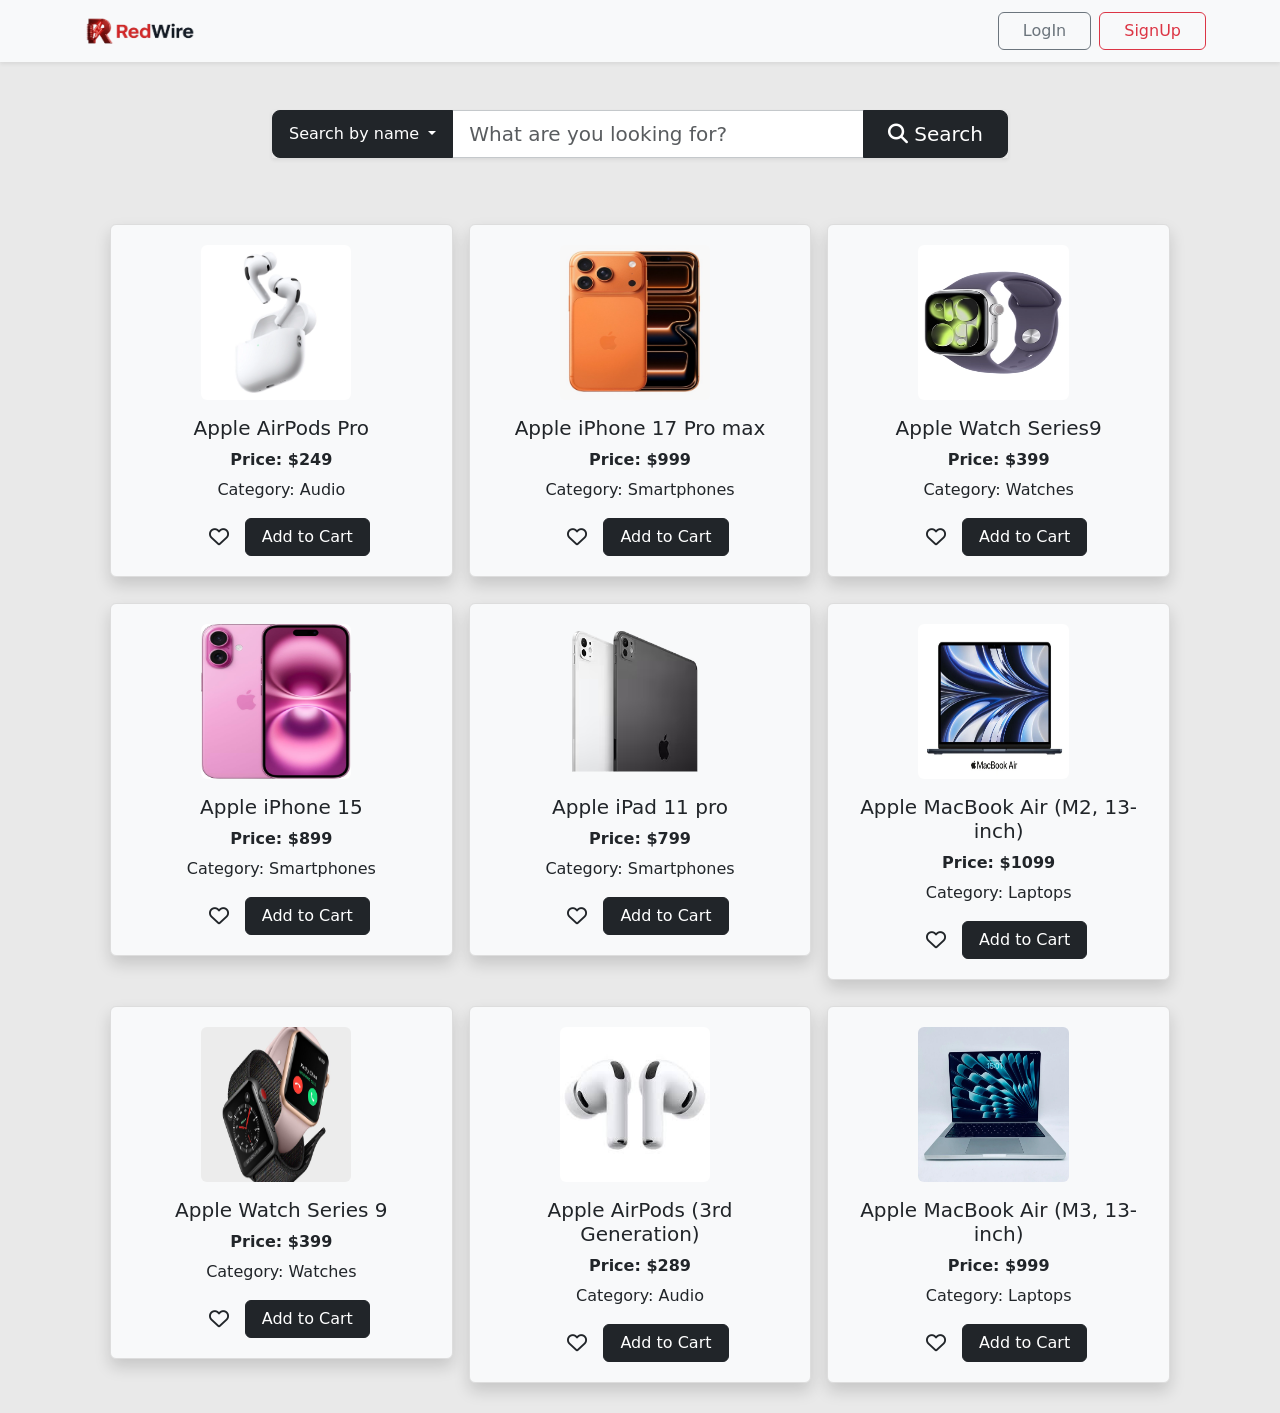
<file: index.html>
<!doctype html>
<html lang="en">
  <head>
    <meta charset="UTF-8" />
    <meta name="viewport" content="width=device-width, initial-scale=1.0" />
    <!-- <link rel="stylesheet" href="css/all.css" /> -->
    <title>home</title>

    <link
      href="https://cdn.jsdelivr.net/npm/bootstrap@5.3.3/dist/css/bootstrap.min.css"
      rel="stylesheet"
    />
    <!-- <link rel="stylesheet" href="css/custom.css"> -->
    <link
      rel="stylesheet"
      href="https://cdnjs.cloudflare.com/ajax/libs/font-awesome/6.4.0/css/all.min.css"
    />
    <link rel="stylesheet" href="css/style.css" />
  </head>
  <body>
    <header class="bg-light shadow-sm sticky-top">
      <nav class="navbar navbar-expand-lg navbar-light container py-2">
        <a class="navbar-brand d-flex align-items-center" href="index.html">
          <img
            src="images-proj-4/Gemini_Generated_Image_5unazm5unazm5una-removebg-preview.png"
            alt="RedWire Logo"
            style="max-width: 140px"
            class="img-fluid"
          />
        </a>

        <button
          class="navbar-toggler"
          type="button"
          data-bs-toggle="collapse"
          data-bs-target="#mainNavbar"
          aria-controls="mainNavbar"
          aria-expanded="false"
          aria-label="Toggle navigation"
        >
          <span class="navbar-toggler-icon"></span>
        </button>

        <div class="collapse navbar-collapse" id="mainNavbar">
          <ul
            class="navbar-nav ms-auto align-items-center loglinks"
            id="guest-links"
          >
            <li class="nav-item">
              <a class="btn btn-outline-secondary m-1 px-4" href="login.html"
                >LogIn</a
              >
            </li>
            <li class="nav-item">
              <a class="btn btn-outline-danger m-1 px-4" href="register.html"
                >SignUp</a
              >
            </li>
          </ul>

          <ul
            class="navbar-nav ms-auto d-flex align-items-center d-none"
            id="user-info"
          >
            <li class="nav-item">
              <span class="nav-link fs-5 text-dark fw-bold me-2" id="user"
                >Hello, User</span
              >
            </li>

            <li
              class="nav-item shopping-cart-wrapper position-relative px-3 py-2"
            >
              <a
                href="#"
                class="text-decoration-none text-dark position-relative"
                id="cart-icon"
              >
                <i class="fas fa-shopping-cart fs-4"></i>
                <span
                  class="badgee position-absolute top-0 start-100 translate-middle badge rounded-pill bg-danger"
                  style="font-size: 0.75rem"
                >
                  0
                </span>
              </a>

              <div
                class="carts-products shadow-lg rounded border border-secondary-subtle bg-white p-3"
              >
                <div
                  class="cart-content mb-3 text-center"
                  style="max-height: 200px; overflow-y: auto"
                >
                  <p class="text-muted small">Your cart is empty</p>
                </div>
                <a class="btn btn-danger btn-sm w-100 py-2" href="carts.html"
                  >View All Products</a
                >
              </div>
            </li>

            <li class="nav-item ms-lg-3">
              <a
                class="btn btn-sm btn-outline-danger px-3 mt-2 mt-lg-0"
                href="#"
                id="outbtn"
                >Logout</a
              >
            </li>
          </ul>
        </div>
      </nav>
    </header>

    <section class="container mt-5">
      <div class="row justify-content-center">
        <div class="col-12 col-md-10 col-lg-8">
          <div class="input-group input-group-lg shadow-sm">
            <button
              class="btn btn-dark dropdown-toggle rounded-start-3 fs-6"
              type="button"
              data-bs-toggle="dropdown"
              id="dropdown-search"
            >
              Search by name
            </button>
            <ul class="dropdown-menu">
              <li>
                <a class="dropdown-item dropdown-ops name-op" href="#"
                  >Search by name</a
                >
              </li>
              <li>
                <a class="dropdown-item dropdown-ops category-op" href="#"
                  >Search by category</a
                >
              </li>
            </ul>

            <input
              type="text"
              class="form-control border-secondary-subtle"
              placeholder="What are you looking for?"
              id="search"
            />

            <button class="btn btn-dark rounded-end-3 px-4" type="button">
              <i class="fas fa-search"></i> Search
            </button>
          </div>
        </div>
      </div>
    </section>

    <section>
      <div class="container">
        <div class="row g-3 allproducts">
          <div class="col-sm-1 col-md-6 col-lg-4">
            <div class="product-item rounded text-center shadow-sm p-3">
              <img
                class="img-fluid mb-2 rounded"
                src="images-proj-4/2025_Q4_Dec_Mobile_BAU_W53_PLP_Left_Tile_MacBook_Air_v17777.jpg"
                alt=""
              />

              <div class="product-item-content my-2 fs-6">
                <h5>iphone 17 pro max</h5>
                <p price="70000">Price: $70000</p>
                <p class="sp">Category : phones</p>
              </div>

              <div
                class="product-item-action d-flex justify-content-center align-items-center"
              >
                <i class="far fa-heart mx-3 fs-5"></i>
                <button class="btn btn-primary add-to-cart px-3">
                  Add to cart
                </button>
              </div>
            </div>
          </div>
        </div>
      </div>
    </section>

    <!-- <script src="js/products.js"></script> -->
    <script src="js/script.js"></script>
    <script src="https://cdn.jsdelivr.net/npm/bootstrap@5.3.3/dist/js/bootstrap.bundle.min.js"></script>
  </body>
</html>
</file>
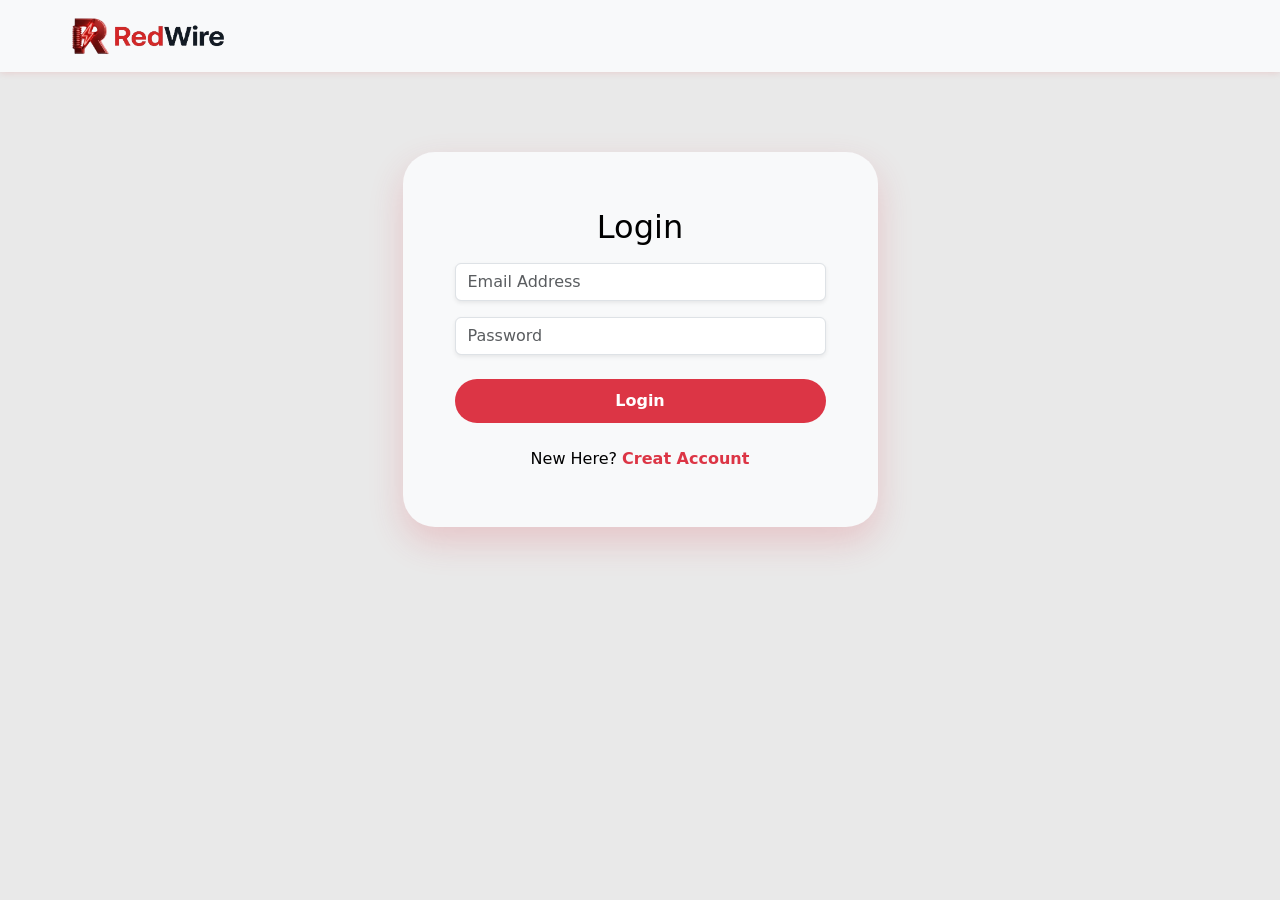
<file: login.html>
<!doctype html>
<html lang="en">
  <head>
    <meta charset="UTF-8" />
    <meta name="viewport" content="width=device-width, initial-scale=1.0" />
    <!-- <link rel="stylesheet" href="css/all.css" /> -->
    <title>login</title>

    <link
      href="https://cdn.jsdelivr.net/npm/bootstrap@5.3.3/dist/css/bootstrap.min.css"
      rel="stylesheet"
    />
    <!-- <link rel="stylesheet" href="css/custom.css"> -->
    <link
      rel="stylesheet"
      href="https://cdnjs.cloudflare.com/ajax/libs/font-awesome/6.4.0/css/all.min.css"
    />
    <link rel="stylesheet" href="css/style.css" />
  </head>
  <body>
    <header class="bg-light px-5 shadow-sm header ">
     <nav class="navbar navbar-expand-sm container-fluid">
        <a class="navbar-brand" href="index.html">
           <img
            src="images-proj-4/Gemini_Generated_Image_5unazm5unazm5una-removebg-preview.png"
            alt="Avatar Logo"
            style="width: 200px; "
            class="rounded-pill"
          />
        </a>
      </nav>
    </header>

    <section>
      <div class="container mb-5 loginDiv">
        <div class="row">
          <div
            class="col-md-8 text-bg-light mx-auto rounded-5  form-box col-8 col-md-6 col-lg-5 "
            style="margin-top: 80px"
          >
            <div class="container mt-3">
              <h2 class="text-center mb-3">Login</h2>
              <form id="loginform">
                <div class="mb-3 mt-3">
                  <input
                    class="form-control shadow-sm"
                    id="email"
                    placeholder="Email Address"
                    name="email"
                  />
                </div>
                <div class="mb-4">
                  <input
                    type="password"
                    class="form-control shadow-sm"
                    id="pwd"
                    placeholder="Password"
                    name="pswd"
                  />
                </div>

                <button class="btn btn-danger w-100 mb-3 px-5 rounded-5 rounded-pill" id="logbtn">Login</button>
                <p class="mt-2 mb-3 fs-6 text-center">
                   New Here?
                  <a class="text-danger toggle-link" href="register.html">Creat Account</a>
                </p>
              </form>
            </div>
          </div>
        </div>
      </div>
    </section>





    <script src="js/login.js"></script>
    <script src="https://cdn.jsdelivr.net/npm/bootstrap@5.3.3/dist/js/bootstrap.bundle.min.js"></script>
  </body>
</html>
</file>
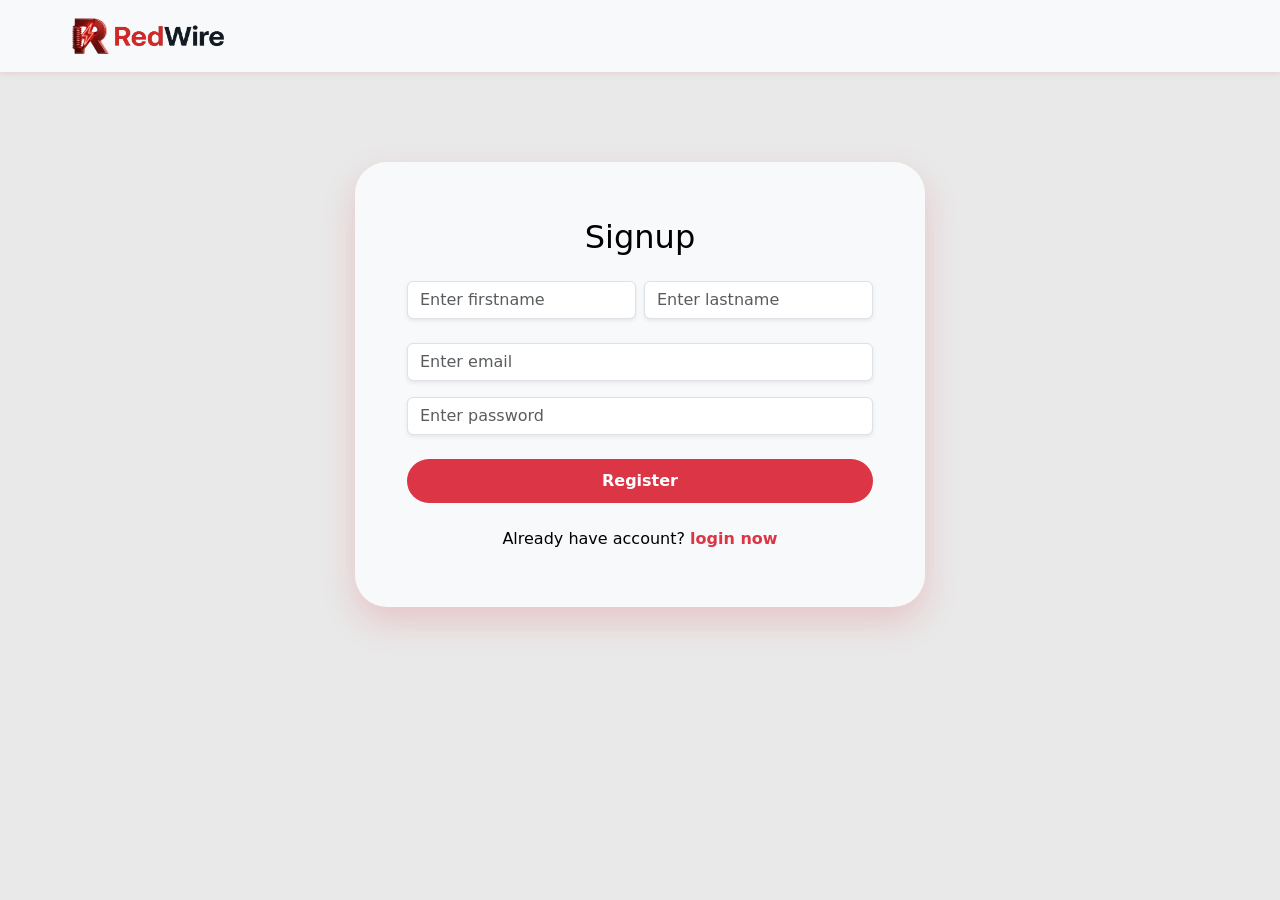
<file: register.html>
<!doctype html>
<html lang="en">
  <head>
    <meta charset="UTF-8" />
    <meta name="viewport" content="width=device-width, initial-scale=1.0" />
    <!-- <link rel="stylesheet" href="css/all.css" /> -->
    <title>register</title>

    <link
      href="https://cdn.jsdelivr.net/npm/bootstrap@5.3.3/dist/css/bootstrap.min.css"
      rel="stylesheet"
    />
    <!-- <link rel="stylesheet" href="css/custom.css"> -->
    <link
      rel="stylesheet"
      href="https://cdnjs.cloudflare.com/ajax/libs/font-awesome/6.4.0/css/all.min.css"
    />
    <link rel="stylesheet" href="css/style.css" />
  </head>
  <body>
    <header class="bg-light px-5 shadow-sm header">
      <nav class="navbar navbar-expand-sm container-fluid">
        <a class="navbar-brand" href="index.html">
          <img
            src="images-proj-4/Gemini_Generated_Image_5unazm5unazm5una-removebg-preview.png"
            alt="Avatar Logo"
            style="width: 200px"
            class="rounded-pill"
          />
        </a>
      </nav>
    </header>

    <section>
      <div class="container signDiv">
        <div class="row">
          <div
            class="col-md-8 text-bg-light mx-auto rounded-5 form-box col-9 col-md-5 col-lg-6"
            style="margin-top: 90px ; "
          >
            <div class="container mt-3">
              <h2 class="text-center fs-2 mb-3">Signup</h2>
              <form id="signupform">
                <div class="cl-12 row g-2">
                  <div class="mb-3 mt-3 col-6">
                    <input
                      class="form-control shadow-sm"
                      id="fname"
                      placeholder="Enter firstname"
                    />
                  </div>
                  <div class="mb-3 mt-3 col-6">
                    <input
                      type="name"
                      class="form-control shadow-sm"
                      id="lname"
                      placeholder="Enter lastname"
                      name="name"
                    />
                  </div>
                </div>
                <div class="mb-3 mt-2">
                  <input
                    class="form-control shadow-sm"
                    id="email"
                    placeholder="Enter email"
                  />
                </div>
                <div class="mb-4">
                  <input
                    type="password"
                    class="form-control shadow-sm"
                    id="pwd"
                    placeholder="Enter password"
                    name="pswd"
                  />
                </div>
                <button class="btn btn-danger w-100 mb-3 px-5 rounded-pill" id="regbtn">Register</button>
                <p class="mt-2 mb-3 fs-6 text-center">
                  Already have account?
                  <a class="click text-danger toggle-link" href="login.html">login now</a>
                </p>
              </form>
            </div>
          </div>
        </div>
      </div>
    </section>

    <script src="js/register.js"></script>
    <script src="https://cdn.jsdelivr.net/npm/bootstrap@5.3.3/dist/js/bootstrap.bundle.min.js"></script>
  </body>
</html>
</file>
<file: css/style.css>
body{
    margin: 0 !important;
    position: relative;
    background-color: #e9e9e9 !important;
}

.links li a{
    text-decoration: none !important;
}
.userlinks{
    display: none ;
}
.shopping-cart i{
    position: relative;
    margin-top: 15px;
     cursor: pointer;
}
#user{
    margin-top: 5px !important;
}
.badgee{
  /* position: absolute;
  background-color: rgb(242, 63, 63);
  color: #fff;
  width: 18px;
  height: 18px;
  border-radius: 50%; */
  /* font-size: 13px !important; */
  /* text-align: center;
  padding-top: 2px;
  display: block; */
  top: -7px !important;
  /* right: 10px;
  display: none; */
}
.dropdown-item:hover,
.dropdown-item:focus {
  background-color: #212529;
  background-color: #6c757d;
  color: white;
}
.allproducts{
  width: 100%;
  margin: 30px 0 ;
  padding: 20px;
  display:flex ;
  justify-content: flex-start;
    gap: 20;
  flex-wrap: wrap;
}
.product-item{
  width: 100%;
  padding: 20px;
  border: 1px solid #ddd;
  margin-bottom: 10px;
 transition: 0.25s ease;
}

.product-item:hover {
    transform: translateY(-6px);
    box-shadow: 
      0 8px 16px rgba(0, 0, 0, 0.15) ,
      0 0 8px rgba(205, 1, 1, 0.15) !important;
}
.product-item img{
  width: 50%;
  height: 155px;
  margin-right: 10px;
  border-radius: 5px ;
}
.sp{
  margin-top: -10px !important;
}
.fa-heart{
    cursor: pointer;
}
.carts-products a{
  display: block;
  width: 150px;
  text-decoration: none;
  padding: 5px;
  color: black;
  text-align: center;
  margin: auto;
}
 
.view-products{
    padding-top: 0px !important;
}
.carts-products{
  transform: translate(150px,0px) !important;
  font-size: 18px ;
    position: absolute;
    top: 60px;
    right: 20px;
    width: 200px;
    background: white;
    border-radius: 10px;
    box-shadow: 0 5px 15px rgba(0,0,0,0.2);
    padding: 10px;
    display: none;
    z-index: 1000;
}

.cart-content{
    max-height: 300px;
    overflow-y: auto;
}

.add-to-cart-div{
  width: 150px;
  height:auto;
  min-height: 50px;
    background: #f8f9fa;
    padding:8px 8p;
    border-radius: 8px;
    margin-bottom: 5px;
    display: flex;
    flex-direction: column;
    font-size: 14px;
    justify-content: space-between;
    align-items: center;
}

.add-to-cart-div span{
    margin-bottom: 3px;
}

.add-to-cart-div button{
    width: 30px;
    height: 30px;
    margin: 2px;
}

.add-to-cart-div .buttons{
    display: flex;
    gap: 4px;
    margin-bottom: 10px;
}
.add-to-cart-div .buttons span{
  margin: 4px;
}

 
.cart-item {
    background: #fff;
    transition: 0.3s ease;
}

.cart-item:hover {
    transform: translateY(-4px);
    box-shadow: 0 8px 20px rgba(0,0,0,0.08);

}

.cart-img img {
    width: 120px;
    height: 120px;
    object-fit: contain;
}

.quantity-box {
    background: #f8f9fa;
    padding: 5px 12px;
    border-radius: 20px;
}

.quantity-box button {
    border-radius: 50%;
    width: 30px;
    height: 30px;
}
.price-total {
    background: #f8f9fa;
    border: 1px solid #dee2e6;
    box-shadow: 0 4px 15px rgba(0,0,0,0.05);
    transition: 0.3s ease;
}

.price-total:hover {
    transform: translateY(-2px);
    box-shadow: 0 8px 25px rgba(0,0,0,0.1);
}

.price-total h4 {
    font-size: 1.5rem;
}
.allfavproducts{
  display: flex;
  flex-wrap: nowrap;
  overflow-x: auto;
  height: 300px;
  gap: 15px;
}


.fav-item img{
  width: 100%;
  height: 160px;
  object-fit: contain;

}
.fav-item{
  transition: .2s ease ;
}
.fav-item:hover{
  transform: translateX(-3px);
  box-shadow: 0 8px 20px rgba(0,0,0,0.08);
  border: 1px rgb(211, 2, 2) solid;
  overflow-y: auto;

}
.line {
  width: 230px;
  height: 2px;
  margin-top: -5px !important;
  background-color: #dc3545; 
  transition: 0.3s ease;
}

 
.line-title:hover + .line , .line:hover{
  width: 280px;
}
.allfavproducts::-webkit-scrollbar{
  height: 6px;
}
.allfavproducts::-webkit-scrollbar-thumb{
  background-color: #ccc;
  border-radius: 10px;
}


.form-control:focus {
  border-color: #dc3545;
  box-shadow: 0 0 0 0.2rem rgba(220, 53, 69, 0.25);
}

.dropdown-item:hover {
  background-color: #212529;
  color: white;
}
 

.header{
  box-shadow:0 0 8px rgba(205, 1, 1, 0.15)!important;
}
body {
        background-color: #212529; /* Dark */
        height: 100vh;
    }

    .form-box {
        background: #f8f9fa;  
        padding: 40px;
        border-radius: 20px;
        box-shadow: 0 15px 35px rgba(220, 53, 69, 0.2);  
        position: relative;
        transition: transform 0.6s cubic-bezier(0.68, -0.55, 0.265, 1.55);
    }

    .btn-danger {
        background-color: #dc3545; 
        border: none;
        padding: 10px 30px;
        /* border-radius: 50px; */
        font-weight: bold;
    }

    .toggle-link {
        color: #dc3545;
        text-decoration: none;
        font-weight: bold;
        cursor: pointer;
    }
</file>
